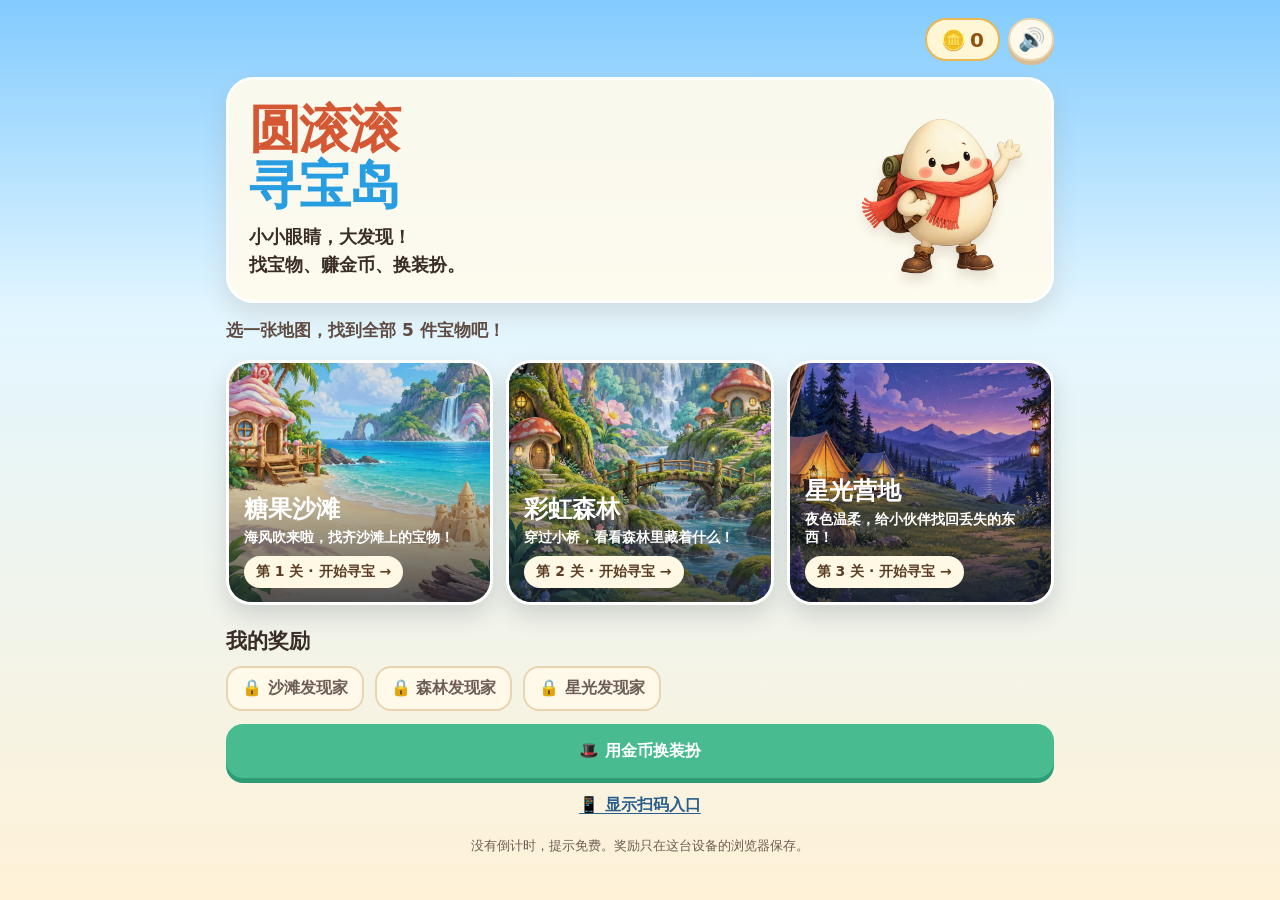
<file: index.html>
<!doctype html>
<html lang="zh-CN">
<head>
  <meta charset="utf-8">
  <meta name="viewport" content="width=device-width,initial-scale=1,viewport-fit=cover">
  <meta name="theme-color" content="#fff3d9">
  <meta name="description" content="圆滚滚寻宝岛：找宝物、赚金币、换装扮的原创儿童小游戏">
  <title>圆滚滚寻宝岛</title>
  <link rel="stylesheet" href="style.css">
</head>
<body>
  <div id="app"></div>
  <script src="game.js" defer></script>
</body>
</html>
</file>
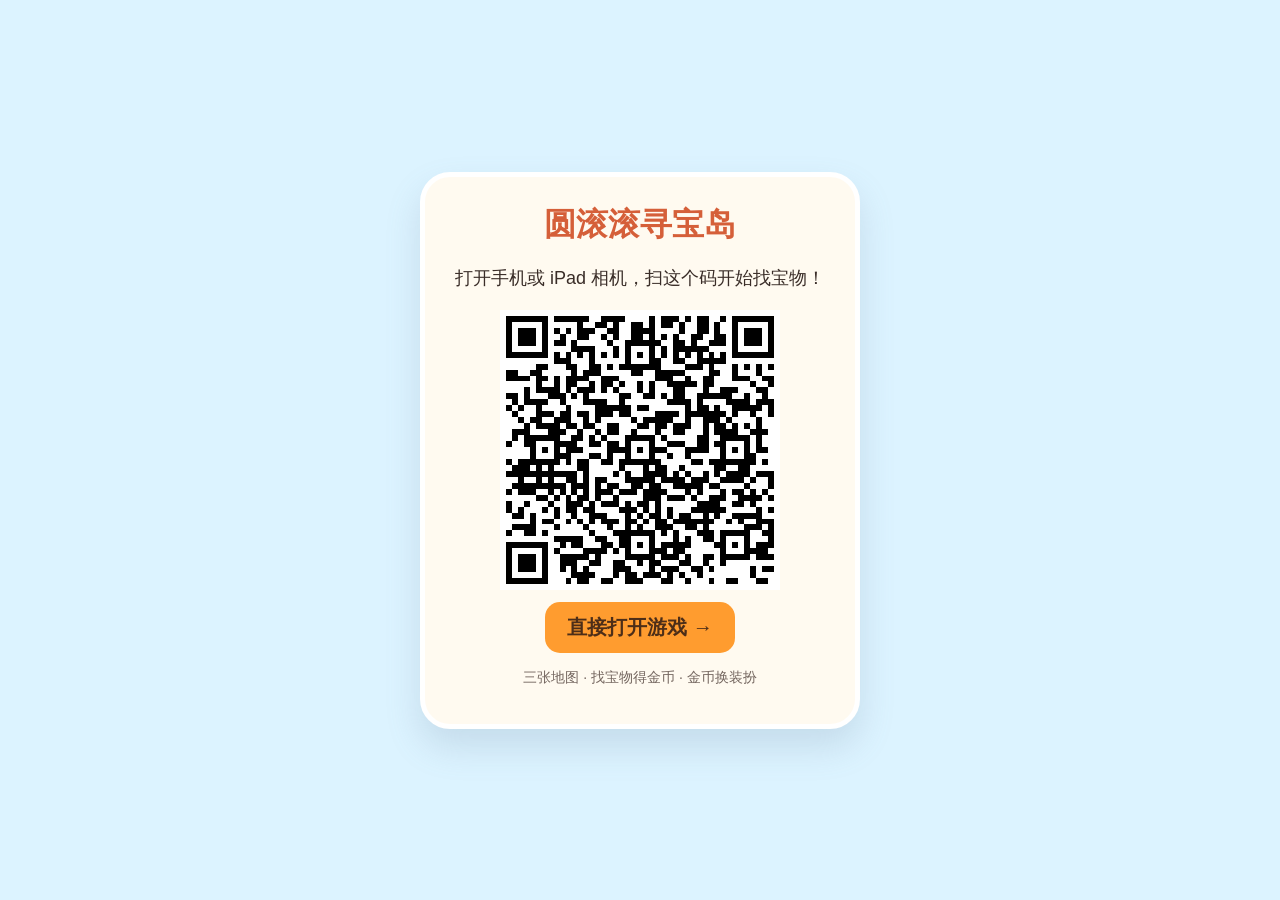
<file: 扫码试玩.html>
<!doctype html><html lang="zh-CN"><head><meta charset="utf-8"><meta name="viewport" content="width=device-width,initial-scale=1"><title>圆滚滚寻宝岛 · 扫码试玩</title><style>*{box-sizing:border-box}body{margin:0;min-height:100vh;display:grid;place-items:center;padding:20px;background:#dcf3ff;color:#3a2d28;font-family:"PingFang SC","Microsoft YaHei",sans-serif}.card{width:min(100%,440px);background:#fffaf0;border:5px solid #fff;border-radius:30px;padding:22px;text-align:center;box-shadow:0 18px 35px #6b809b33}h1{font-size:32px;color:#d55f39;margin:4px 0 8px}p{font-size:18px;line-height:1.5}img{display:block;width:min(100%,280px);margin:12px auto;image-rendering:pixelated}a{display:inline-block;background:#ff9c2f;color:#4d2e18;font-size:20px;font-weight:900;padding:12px 22px;border-radius:15px;text-decoration:none}.small{font-size:14px;color:#74665f}@media print{body{background:#fff}.card{box-shadow:none}}</style></head><body><div class="card"><h1>圆滚滚寻宝岛</h1><p>打开手机或 iPad 相机，扫这个码开始找宝物！</p><img src="二维码.png" alt="圆滚滚寻宝岛游戏二维码"><a href="./">直接打开游戏 →</a><p class="small">三张地图 · 找宝物得金币 · 金币换装扮</p></div></body></html>
</file>
<file: style.css>
:root{--ink:#3a2d28;--muted:#77675d;--paper:#fff9eb;--line:#e9d4af;--orange:#ff9c2f;--coral:#f46f55;--blue:#279de2;--mint:#54c99a;font-family:"PingFang SC","Hiragino Sans GB","Microsoft YaHei",system-ui,sans-serif;color:var(--ink)}
*{box-sizing:border-box;-webkit-tap-highlight-color:transparent}html{min-height:100%}body{min-height:100vh;margin:0;background:linear-gradient(#82cbff 0,#e3f6ff 35%,#fff2d7 100%);user-select:none;-webkit-user-select:none}button{font:inherit;cursor:pointer}button:focus-visible{outline:4px solid #2052a4;outline-offset:3px}a{color:inherit;text-decoration:none}[hidden]{display:none!important}
.app{width:min(100%,860px);min-height:100vh;margin:auto;padding:18px 16px 40px}.top{display:flex;align-items:center;justify-content:space-between;gap:10px}.back,.icon-btn{border:2px solid #e8d3ac;background:var(--paper);border-radius:999px;min-height:43px;padding:8px 15px;font-weight:900;box-shadow:0 4px 0 #d9bb8f}.icon-btn{min-width:46px;padding:6px;font-size:22px}.top-actions{display:flex;gap:8px}.coin{display:inline-flex;align-items:center;gap:4px;border:2px solid #e9b755;background:#fff6d6;border-radius:999px;padding:7px 14px;font-size:20px;font-weight:1000;white-space:nowrap}.coin b{color:#92520e}.home-hero{display:grid;grid-template-columns:1fr 180px;align-items:center;gap:12px;margin:16px 0;background:rgba(255,251,237,.94);border:3px solid #fff;border-radius:27px;padding:20px;box-shadow:0 12px 25px rgba(98,65,25,.13)}h1{font-size:clamp(33px,6vw,52px);line-height:1.08;margin:0;color:#d55835;font-weight:1000;letter-spacing:-.04em}h1 span{color:var(--blue)}.intro{font-size:18px;line-height:1.55;font-weight:750;margin:10px 0 0}.mascot{position:relative;width:170px;height:180px;justify-self:center}.mascot img{width:100%;height:100%;object-fit:contain;filter:drop-shadow(0 8px 5px rgba(93,58,22,.13))}.hat{position:absolute;top:0;left:50%;transform:translateX(-50%) rotate(-7deg);font-size:50px;filter:drop-shadow(0 3px 2px rgba(0,0,0,.25));pointer-events:none}.home-note{margin:6px 0 18px;font-size:17px;color:#5e4b41;font-weight:800}.scene-list{display:grid;grid-template-columns:repeat(3,minmax(0,1fr));gap:13px}.scene-card{position:relative;min-height:245px;overflow:hidden;border:3px solid white;border-radius:25px;box-shadow:0 11px 22px rgba(61,65,75,.18);color:#fff;text-align:left;padding:0}.scene-card img{position:absolute;inset:0;width:100%;height:100%;object-fit:cover}.scene-card::after{content:"";position:absolute;inset:0;background:linear-gradient(180deg,rgba(20,27,45,.10) 5%,rgba(20,27,45,.05) 40%,rgba(20,27,45,.75) 100%)}.scene-card .scene-copy{position:absolute;z-index:1;left:15px;right:15px;bottom:14px}.scene-card h2{font-size:24px;margin:0 0 5px;line-height:1.2}.scene-card p{font-size:14px;font-weight:700;margin:0 0 9px}.scene-card strong{display:inline-block;background:#fff8e5;color:#5b3d24;border-radius:999px;padding:7px 12px;font-size:14px}.scene-card:active{transform:scale(.98)}.section-label{font-size:21px;font-weight:950;margin:22px 0 11px}.badge-row{display:flex;gap:11px;flex-wrap:wrap}.badge{background:#fff9ea;border:2px solid var(--line);border-radius:16px;padding:10px 14px;font-weight:900;color:#6e5d54}.badge.done{background:#e5fff1;border-color:#82d6ad;color:#287558}.bottom-note{font-size:13px;color:#6c5d51;line-height:1.4;margin:21px 0 0;text-align:center}.game-title{display:flex;align-items:center;justify-content:space-between;gap:10px;margin:15px 0}.game-title h1{font-size:clamp(25px,5vw,36px)}.game-title p{margin:5px 0 0;font-weight:750;color:#614f45}.game-hero{width:78px;height:78px;position:relative;flex:none}.game-hero img{width:100%;height:100%;object-fit:contain}.game-hero .hat{font-size:26px;top:-4px}.game-layout{display:grid;grid-template-columns:minmax(0,1fr) 220px;gap:14px;align-items:start}.scene-wrap{padding:6px;background:#fff8df;border:5px solid #f7dfaa;border-radius:24px;box-shadow:0 10px 24px rgba(67,59,52,.18)}.scene-stage{position:relative;width:100%;aspect-ratio:3/4;max-height:680px;border-radius:16px;overflow:hidden;background-size:cover;background-position:center;touch-action:manipulation}.hidden-object{position:absolute;display:grid;place-items:center;width:54px;height:54px;left:var(--x);top:var(--y);transform:translate(-50%,-50%);border:0;background:transparent;font-size:38px;line-height:1;filter:drop-shadow(0 3px 2px #473a2e);text-shadow:0 1px 2px white;transition:transform .18s,opacity .25s;z-index:2}.hidden-object:hover{transform:translate(-50%,-50%) scale(1.18)}.hidden-object:active{transform:translate(-50%,-50%) scale(.88)}.hidden-object.found{transform:translate(-50%,-50%) scale(1.9);opacity:0;pointer-events:none}.hidden-object.hinted{animation:hint 1s ease-in-out infinite;border:4px solid #ffe353;border-radius:50%;background:rgba(255,255,255,.46);box-shadow:0 0 0 8px rgba(255,226,73,.35)}@keyframes hint{50%{transform:translate(-50%,-50%) scale(1.3)}}.panel{background:rgba(255,250,234,.96);border:3px solid #f0d8a7;border-radius:23px;padding:15px;box-shadow:0 9px 20px rgba(75,55,33,.12)}.panel h2{font-size:21px;margin:0 0 5px}.panel p{font-size:14px;color:var(--muted);margin:0 0 13px;line-height:1.4}.target-list{display:grid;grid-template-columns:repeat(2,1fr);gap:8px}.target{border:2px solid #ecd9b5;background:#fff;border-radius:13px;padding:7px 3px;text-align:center;font-size:12px;font-weight:900}.target span{display:block;font-size:29px;line-height:1.1}.target.found{opacity:.48;background:#d9f2dd}.target.found span{filter:grayscale(1)}.progress-line{height:12px;background:#f4e3c5;border-radius:999px;overflow:hidden;margin:15px 0 8px}.progress-fill{height:100%;background:linear-gradient(90deg,#ffb843,#f7784b);border-radius:999px;transition:width .3s}.progress-text{font-weight:900;font-size:14px;margin-bottom:14px}.hint-btn,.primary,.shop-btn{border:0;border-radius:17px;min-height:54px;padding:10px 17px;font-weight:1000;font-size:20px;color:#fff;background:var(--orange);box-shadow:0 5px 0 #d87d1e}.hint-btn{width:100%}.hint-btn:active,.primary:active,.shop-btn:active{transform:translateY(4px);box-shadow:0 1px 0 #d87d1e}.shop-btn{width:100%;margin-top:13px;background:#48bb91;box-shadow:0 5px 0 #2d9c74;font-size:16px}.reward-pop{position:fixed;z-index:30;left:50%;top:22%;transform:translateX(-50%);background:#fff5c6;border:3px solid #eab33f;border-radius:20px;padding:12px 19px;font-size:25px;font-weight:1000;color:#b56112;box-shadow:0 10px 25px #0002;pointer-events:none;animation:floatpop 1.1s ease-out both}@keyframes floatpop{0%{opacity:0;transform:translate(-50%,25px) scale(.7)}20%{opacity:1;transform:translate(-50%,0) scale(1.1)}100%{opacity:0;transform:translate(-50%,-35px) scale(1)}}.overlay{position:fixed;z-index:20;inset:0;background:rgba(35,30,48,.62);display:grid;place-items:center;padding:16px}.dialog{width:min(100%,490px);max-height:min(90vh,720px);overflow:auto;background:#fff9e9;border:5px solid #fff;border-radius:28px;padding:21px;text-align:center;box-shadow:0 20px 50px #0003}.dialog h2{font-size:30px;margin:4px 0 12px;color:#c95e36}.dialog p{font-size:17px;line-height:1.5;margin:8px 0 17px}.dialog .trophy{font-size:72px;line-height:1.1}.dialog-actions{display:flex;gap:9px;justify-content:center;flex-wrap:wrap}.primary{font-size:18px}.secondary{border:2px solid var(--line);border-radius:16px;background:white;padding:10px 15px;font-weight:900;font-size:17px}.close{position:absolute;right:12px;top:12px;border:0;border-radius:50%;width:36px;height:36px;background:#ffe8d0;font-size:22px}.dialog{position:relative}.shop-grid{display:grid;grid-template-columns:repeat(3,minmax(0,1fr));gap:8px;margin:15px 0}.costume{background:#fff;border:2px solid var(--line);border-radius:16px;padding:12px 4px}.costume .item-icon{font-size:42px}.costume strong,.costume small{display:block}.costume strong{font-size:14px}.costume small{font-size:12px;color:var(--muted);margin-top:4px}.costume.selected{border-color:#3bbd8c;background:#e7fff3}.costume:disabled{opacity:.55}.shop-balance{font-size:20px;font-weight:900;color:#ad6711}.reward-sticker{display:inline-block;background:#e5fff0;color:#227e58;border-radius:999px;padding:9px 13px;font-weight:900;margin:4px}
@media(max-width:650px){.home-hero{grid-template-columns:1fr 118px;padding:15px}.mascot{width:118px;height:142px}.hat{font-size:36px}.scene-list{gap:8px}.scene-card{min-height:200px;border-radius:18px}.scene-card h2{font-size:19px}.scene-card p{font-size:12px}.scene-card .scene-copy{left:9px;right:9px;bottom:9px}.scene-card strong{font-size:11px;padding:6px 8px}.game-layout{display:block}.scene-stage{aspect-ratio:3/4;max-height:570px}.panel{margin-top:12px}.target-list{grid-template-columns:repeat(5,minmax(0,1fr));gap:5px}.target{font-size:10px;padding:6px 0}.target span{font-size:24px}.panel h2{font-size:18px}.panel p{margin-bottom:9px}.panel-actions{display:grid;grid-template-columns:1fr 1fr;gap:8px}.shop-btn{margin-top:0;min-height:54px}.hidden-object{font-size:33px;width:52px;height:52px}}
@media(max-width:410px){.scene-list{grid-template-columns:1fr}.scene-card{min-height:140px}.scene-card img{object-position:center 55%}.home-hero{grid-template-columns:1fr 100px}.mascot{width:100px;height:130px}.intro{font-size:15px}.target span{font-size:21px}.target{font-size:9px}.game-title .game-hero{width:62px;height:62px}.hidden-object{font-size:31px;width:48px;height:48px}}
@media(prefers-reduced-motion:reduce){*,*::before,*::after{animation-duration:.001ms!important;transition-duration:.001ms!important}}
.qr-home{display:block;width:max-content;margin:17px auto 0;color:#285f8f;font-size:16px;font-weight:900;text-decoration:underline;text-underline-offset:3px}
.scene-stage{max-height:min(66vh,610px)}
</file>
